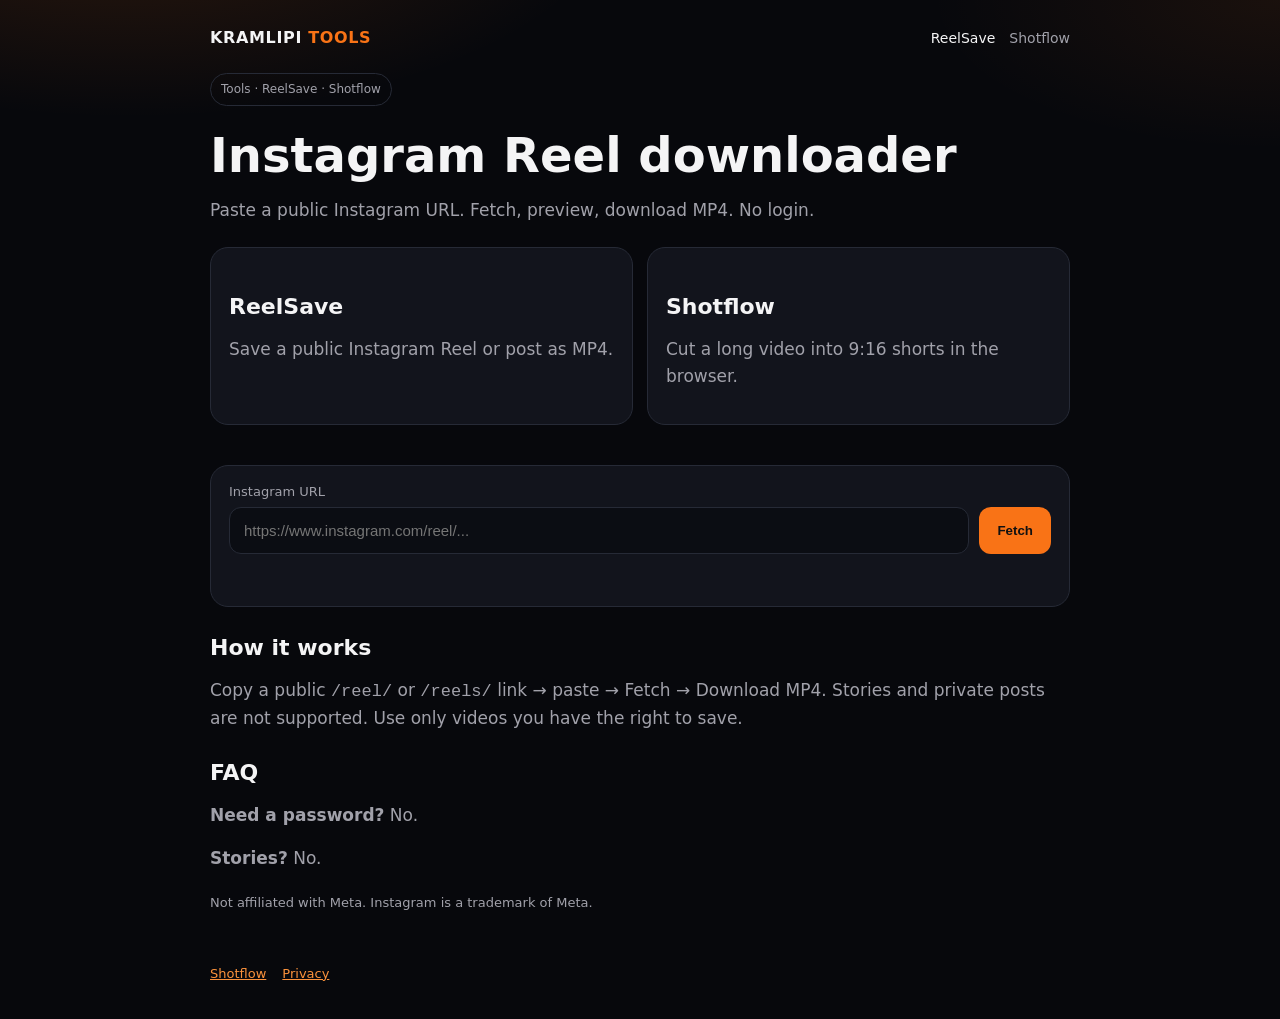
<file: index.html>
<!DOCTYPE html>
<html lang="en">
<head>
  <meta charset="utf-8" />
  <meta name="viewport" content="width=device-width, initial-scale=1" />
  <title>ReelSave — Instagram Reel Downloader | Kramlipi Tools</title>
  <meta name="description" content="Download a public Instagram Reel as MP4. Free Kramlipi tool next to Shotflow. No login. Paste a /reel/ URL you have the right to save." />
  <meta name="keywords" content="instagram video downloader, download instagram reel, save reel mp4, kramlipi tools, shotflow" />
  <meta name="robots" content="index, follow" />
  <meta name="theme-color" content="#07080c" />
  <link rel="canonical" href="https://reelsave.cluevion.workers.dev/" />
  <link rel="icon" href="favicon.svg" type="image/svg+xml" />
  <meta property="og:type" content="website" />
  <meta property="og:title" content="ReelSave — Instagram Reel Downloader" />
  <meta property="og:description" content="Paste a public Instagram Reel URL. Preview and save MP4. Part of Kramlipi tools with Shotflow." />
  <meta property="og:url" content="https://reelsave.cluevion.workers.dev/" />
  <meta name="twitter:card" content="summary" />
  <link rel="stylesheet" href="css/portal.css" />
  <script type="application/ld+json">
  {"@context":"https://schema.org","@type":"WebApplication","name":"ReelSave","url":"https://reelsave.cluevion.workers.dev/","applicationCategory":"MultimediaApplication","operatingSystem":"Web","isPartOf":{"@type":"WebSite","name":"Kramlipi Tools","url":"https://reelsave.cluevion.workers.dev/"},"offers":{"@type":"Offer","price":"0","priceCurrency":"USD"}}
  </script>
</head>
<body>
  <header>
    <a class="brand" href="/">KRAMLIPI <span>TOOLS</span></a>
    <nav>
      <a class="active" href="/">ReelSave</a>
      <a href="https://highlight-video.cluevion.workers.dev/">Shotflow</a>
    </nav>
  </header>
  <main>
    <p class="pill" style="display:inline-block;margin:18px 0 0">Tools · ReelSave · Shotflow</p>
    <h1>Instagram Reel downloader</h1>
    <p class="lede">Paste a public Instagram URL. Fetch, preview, download MP4. No login.</p>

    <section class="grid" aria-label="Kramlipi tools">
      <a class="card" href="/" style="text-decoration:none;color:inherit">
        <h2>ReelSave</h2>
        <p>Save a public Instagram Reel or post as MP4.</p>
      </a>
      <a class="card" href="https://highlight-video.cluevion.workers.dev/" style="text-decoration:none;color:inherit">
        <h2>Shotflow</h2>
        <p>Cut a long video into 9:16 shorts in the browser.</p>
      </a>
    </section>

    <form class="card" id="form">
      <label for="url">Instagram URL</label>
      <div class="row">
        <input id="url" name="url" type="url" required placeholder="https://www.instagram.com/reel/..." autocomplete="off" />
        <button type="submit" id="go">Fetch</button>
      </div>
      <p class="status" id="status"></p>
    </form>
    <section class="result card" id="result">
      <video id="player" controls playsinline hidden></video>
      <p class="caption" id="caption"></p>
      <div class="actions">
        <a id="download" href="#"><button type="button">Download MP4</button></a>
      </div>
    </section>

    <h2>How it works</h2>
    <p>Copy a public <code>/reel/</code> or <code>/reels/</code> link → paste → Fetch → Download MP4. Stories and private posts are not supported. Use only videos you have the right to save.</p>
    <h2>FAQ</h2>
    <p><strong>Need a password?</strong> No.</p>
    <p><strong>Stories?</strong> No.</p>
    <p class="note">Not affiliated with Meta. Instagram is a trademark of Meta.</p>
  </main>
  <footer>
    <a href="https://highlight-video.cluevion.workers.dev/">Shotflow</a>
    <a href="/privacy.html">Privacy</a>
  </footer>
  <script>
    const form = document.getElementById("form");
    const statusEl = document.getElementById("status");
    const result = document.getElementById("result");
    const player = document.getElementById("player");
    const caption = document.getElementById("caption");
    const download = document.getElementById("download");
    const go = document.getElementById("go");
    form.addEventListener("submit", async (e) => {
      e.preventDefault();
      statusEl.textContent = "";
      result.classList.remove("show");
      go.disabled = true;
      try {
        const res = await fetch("/api/resolve", {
          method: "POST",
          headers: { "Content-Type": "application/json" },
          body: JSON.stringify({ url: document.getElementById("url").value })
        });
        const data = await res.json();
        if (!res.ok) throw new Error(data.error || "Could not fetch that post");
        const video = data.videos[0];
        caption.textContent = data.caption || "Public Instagram video";
        player.hidden = false;
        player.src = "/api/stream?src=" + encodeURIComponent(video.url);
        download.href = "/api/download?src=" + encodeURIComponent(video.url) + "&name=reelsave-" + data.shortcode + ".mp4";
        result.classList.add("show");
      } catch (err) {
        statusEl.textContent = err.message || "Failed";
      } finally {
        go.disabled = false;
      }
    });
  </script>
</body>
</html>
</file>
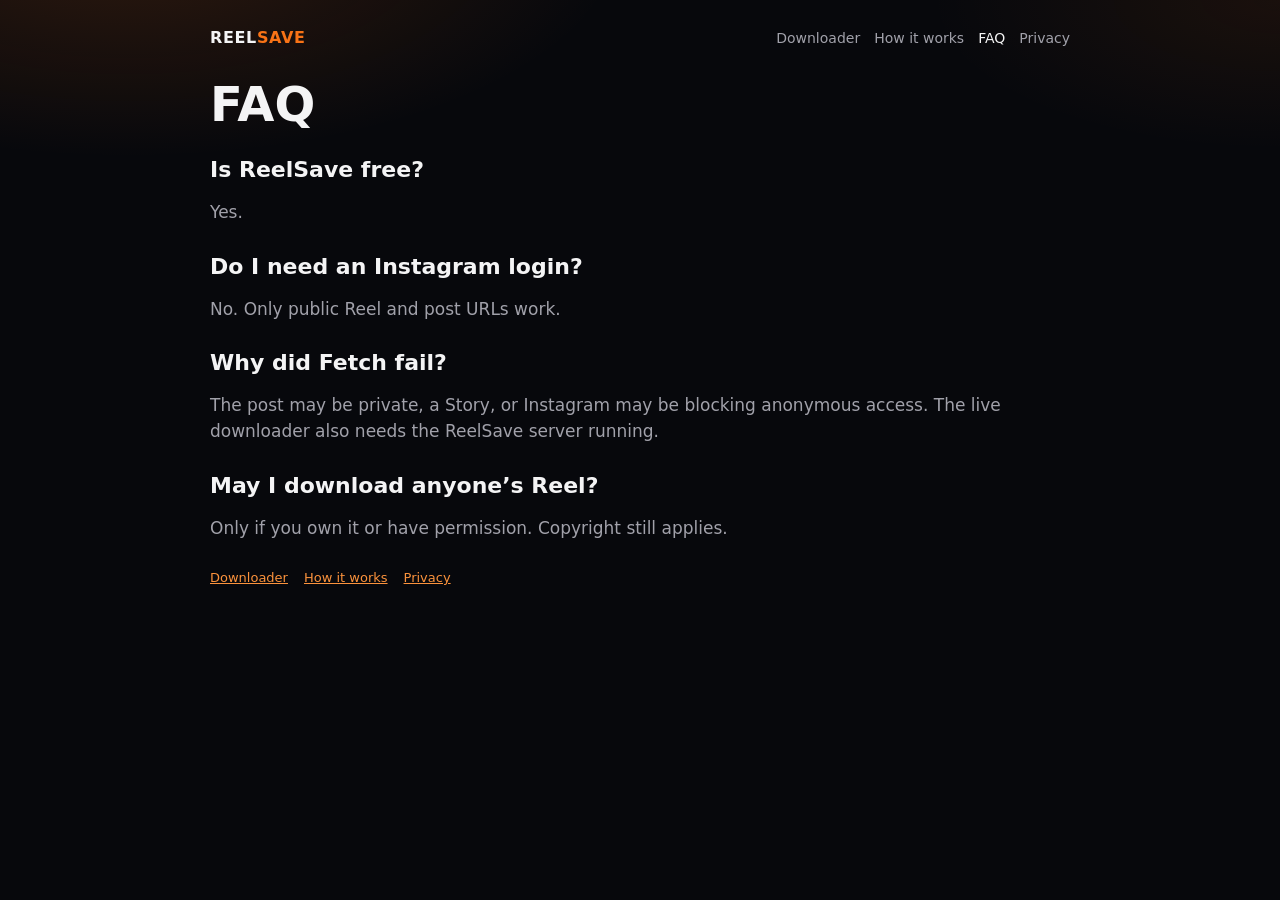
<file: faq.html>
<!DOCTYPE html>
<html lang="en">
<head>
  <meta charset="utf-8" />
  <meta name="viewport" content="width=device-width, initial-scale=1" />
  <title>Instagram Downloader FAQ | ReelSave</title>
  <meta name="description" content="Answers about downloading Instagram Reels, public URLs, MP4 files, login, Stories, and copyright." />
  <link rel="canonical" href="https://kramlipi.github.io/reelsave-portal/faq.html" />
  <link rel="icon" type="image/svg+xml" href="favicon.svg" />
  <link rel="stylesheet" href="css/portal.css" />
  <script type="application/ld+json">
  {
    "@context": "https://schema.org",
    "@type": "FAQPage",
    "mainEntity": [
      {
        "@type": "Question",
        "name": "Is ReelSave free?",
        "acceptedAnswer": { "@type": "Answer", "text": "Yes. The downloader is free to use." }
      },
      {
        "@type": "Question",
        "name": "Do I need to log in to Instagram?",
        "acceptedAnswer": { "@type": "Answer", "text": "No. ReelSave does not collect Instagram passwords. Only public posts work." }
      },
      {
        "@type": "Question",
        "name": "Can I download Stories?",
        "acceptedAnswer": { "@type": "Answer", "text": "No. Stories and private accounts are not supported." }
      }
    ]
  }
  </script>
</head>
<body>
  <header>
    <a class="brand" href="./">REEL<span>SAVE</span></a>
    <nav>
      <a href="./">Downloader</a>
      <a href="./how-it-works.html">How it works</a>
      <a class="active" href="./faq.html">FAQ</a>
      <a href="./privacy.html">Privacy</a>
    </nav>
  </header>
  <main>
    <h1>FAQ</h1>
    <h2>Is ReelSave free?</h2>
    <p>Yes.</p>
    <h2>Do I need an Instagram login?</h2>
    <p>No. Only public Reel and post URLs work.</p>
    <h2>Why did Fetch fail?</h2>
    <p>The post may be private, a Story, or Instagram may be blocking anonymous access. The live downloader also needs the ReelSave server running.</p>
    <h2>May I download anyone’s Reel?</h2>
    <p>Only if you own it or have permission. Copyright still applies.</p>
  </main>
  <footer>
    <a href="./">Downloader</a>
    <a href="./how-it-works.html">How it works</a>
    <a href="./privacy.html">Privacy</a>
  </footer>
</body>
</html>
</file>
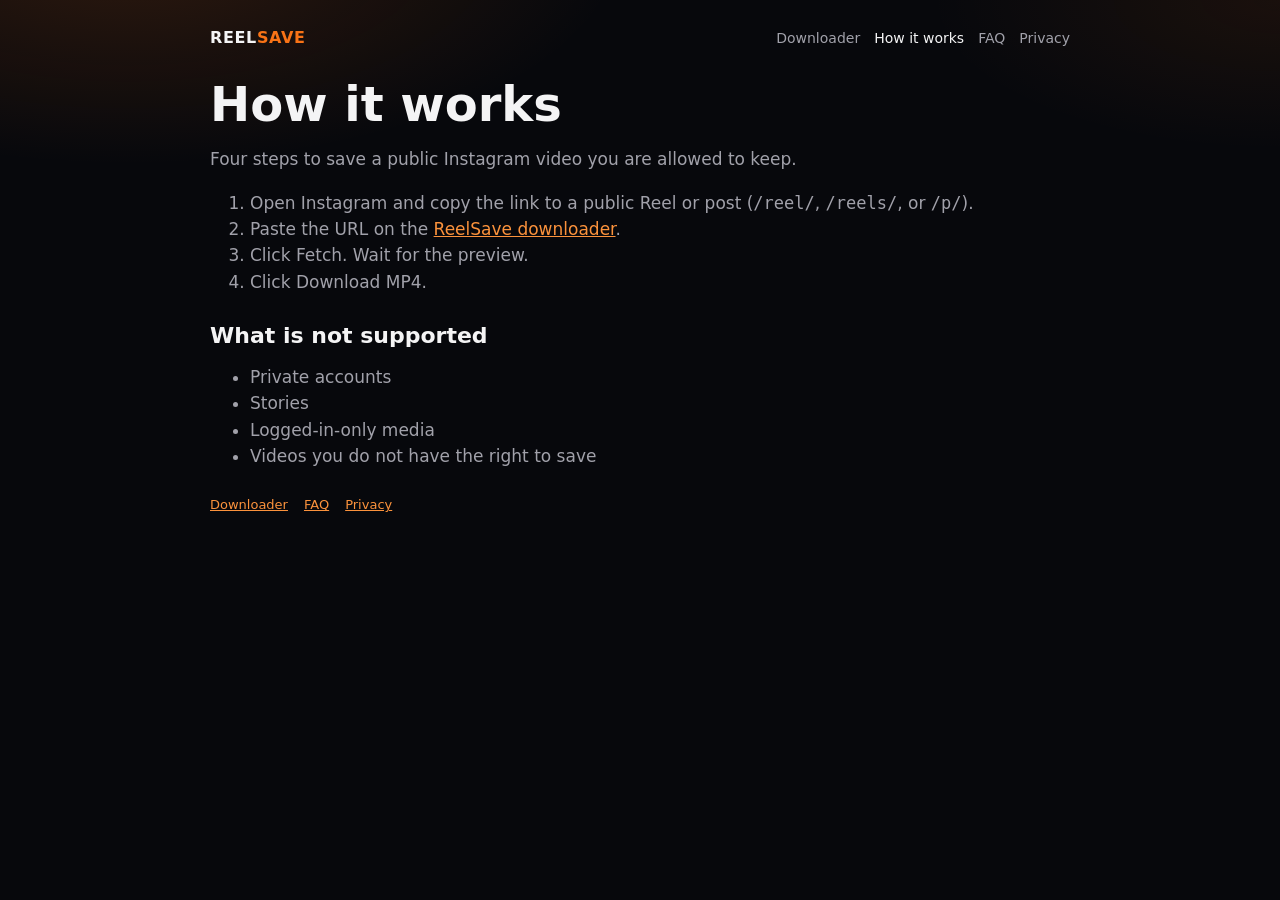
<file: how-it-works.html>
<!DOCTYPE html>
<html lang="en">
<head>
  <meta charset="utf-8" />
  <meta name="viewport" content="width=device-width, initial-scale=1" />
  <title>How to Download an Instagram Reel as MP4 | ReelSave</title>
  <meta name="description" content="Step-by-step: copy a public Instagram Reel URL, paste it into ReelSave, preview the video, and download an MP4." />
  <link rel="canonical" href="https://kramlipi.github.io/reelsave-portal/how-it-works.html" />
  <link rel="icon" type="image/svg+xml" href="favicon.svg" />
  <link rel="stylesheet" href="css/portal.css" />
</head>
<body>
  <header>
    <a class="brand" href="./">REEL<span>SAVE</span></a>
    <nav>
      <a href="./">Downloader</a>
      <a class="active" href="./how-it-works.html">How it works</a>
      <a href="./faq.html">FAQ</a>
      <a href="./privacy.html">Privacy</a>
    </nav>
  </header>
  <main>
    <h1>How it works</h1>
    <p class="lede">Four steps to save a public Instagram video you are allowed to keep.</p>
    <ol>
      <li>Open Instagram and copy the link to a public Reel or post (<code>/reel/</code>, <code>/reels/</code>, or <code>/p/</code>).</li>
      <li>Paste the URL on the <a href="./">ReelSave downloader</a>.</li>
      <li>Click Fetch. Wait for the preview.</li>
      <li>Click Download MP4.</li>
    </ol>
    <h2>What is not supported</h2>
    <ul>
      <li>Private accounts</li>
      <li>Stories</li>
      <li>Logged-in-only media</li>
      <li>Videos you do not have the right to save</li>
    </ul>
  </main>
  <footer>
    <a href="./">Downloader</a>
    <a href="./faq.html">FAQ</a>
    <a href="./privacy.html">Privacy</a>
  </footer>
</body>
</html>
</file>
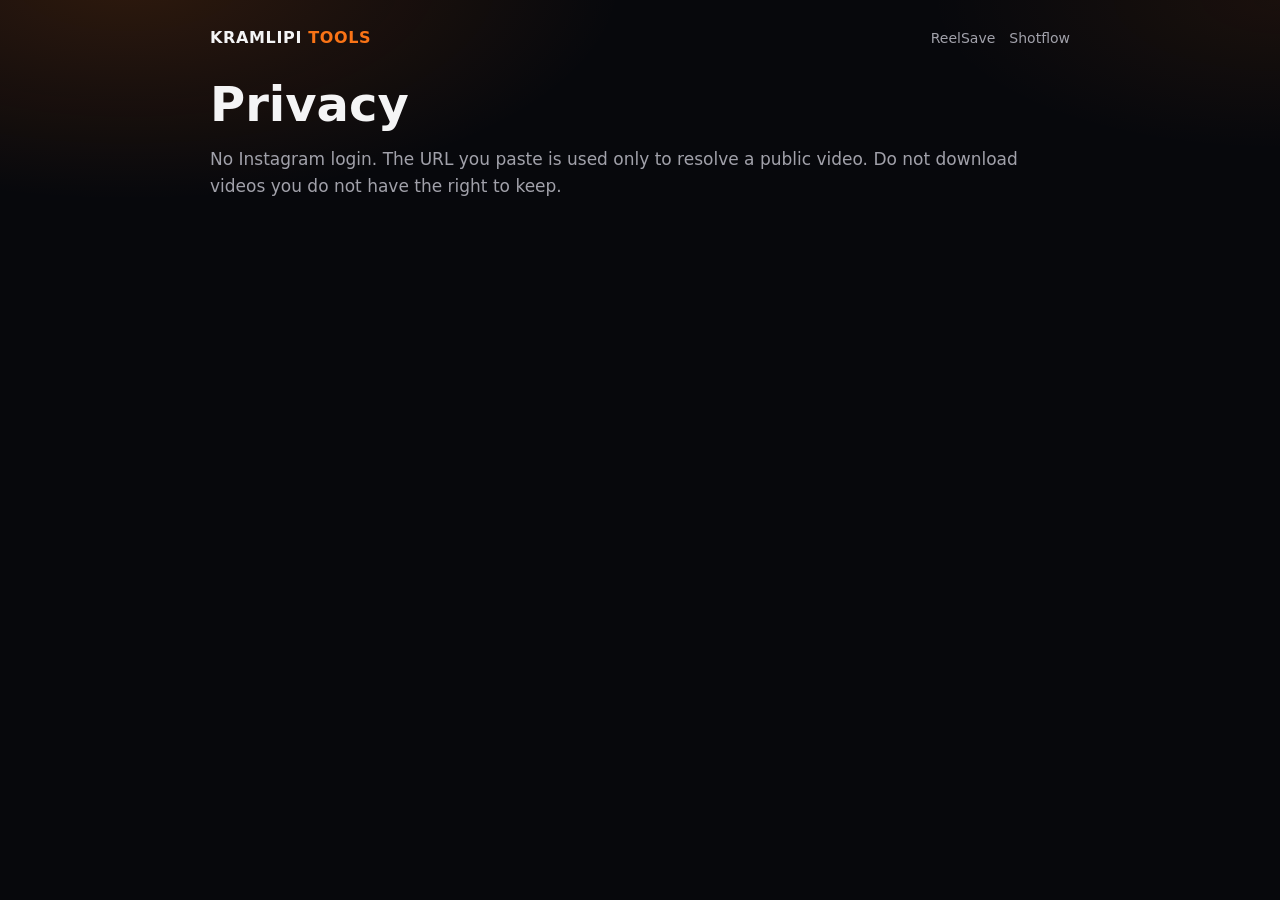
<file: privacy.html>
<!DOCTYPE html>
<html lang="en">
<head>
  <meta charset="utf-8" />
  <meta name="viewport" content="width=device-width, initial-scale=1" />
  <title>Privacy — ReelSave</title>
  <meta name="description" content="ReelSave does not ask for Instagram passwords. URLs are used only to fetch a public video." />
  <link rel="canonical" href="https://reelsave.cluevion.workers.dev/privacy.html" />
  <link rel="stylesheet" href="css/portal.css" />
</head>
<body>
  <header>
    <a class="brand" href="/">KRAMLIPI <span>TOOLS</span></a>
    <nav>
      <a href="/">ReelSave</a>
      <a href="https://highlight-video.cluevion.workers.dev/">Shotflow</a>
    </nav>
  </header>
  <main>
    <h1>Privacy</h1>
    <p>No Instagram login. The URL you paste is used only to resolve a public video. Do not download videos you do not have the right to keep.</p>
  </main>
</body>
</html>
</file>
<file: css/portal.css>
:root {
  --bg: #07080c;
  --card: #12141c;
  --line: #262a36;
  --text: #f4f4f5;
  --muted: #a1a1aa;
  --accent: #f97316;
  --accent-2: #fb923c;
}
* { box-sizing: border-box; }
html, body { margin: 0; min-height: 100%; background: var(--bg); color: var(--text); font-family: Inter, ui-sans-serif, system-ui, sans-serif; }
body {
  background:
    radial-gradient(900px 400px at 10% -10%, rgba(249, 115, 22, 0.16), transparent 55%),
    radial-gradient(700px 300px at 100% 0%, rgba(249, 115, 22, 0.08), transparent 50%),
    var(--bg);
}
a { color: var(--accent-2); }
header, main, footer { width: min(860px, calc(100% - 32px)); margin: 0 auto; }
header { padding: 28px 0 8px; display: flex; justify-content: space-between; align-items: center; gap: 12px; flex-wrap: wrap; }
nav { display: flex; gap: 14px; flex-wrap: wrap; font-size: 14px; }
nav a { color: var(--muted); text-decoration: none; }
nav a:hover, nav a.active { color: var(--text); }
.brand { font-weight: 800; letter-spacing: 0.04em; text-decoration: none; color: var(--text); }
.brand span { color: var(--accent); }
.pill { font-size: 12px; color: var(--muted); border: 1px solid var(--line); padding: 6px 10px; border-radius: 999px; }
h1 { font-size: clamp(32px, 5vw, 48px); line-height: 1.05; margin: 24px 0 12px; }
h2 { font-size: 22px; margin: 28px 0 10px; }
.lede, p, li { color: var(--muted); font-size: 17px; line-height: 1.55; }
.card { background: var(--card); border: 1px solid var(--line); border-radius: 18px; padding: 18px; }
label { display: block; font-size: 13px; color: var(--muted); margin-bottom: 8px; }
.row { display: flex; gap: 10px; }
input {
  flex: 1; background: #0b0d13; color: var(--text); border: 1px solid var(--line);
  border-radius: 12px; padding: 14px 14px; font-size: 15px;
}
input:focus { outline: 2px solid rgba(249,115,22,0.45); border-color: var(--accent); }
button {
  background: var(--accent); color: #111; border: 0; border-radius: 12px;
  padding: 14px 18px; font-weight: 700; cursor: pointer;
}
button:disabled { opacity: 0.55; cursor: wait; }
.ghost { background: transparent; color: var(--text); border: 1px solid var(--line); }
.status { min-height: 22px; margin: 12px 0 0; color: #fca5a5; font-size: 14px; }
.result { margin-top: 18px; display: none; }
.result.show { display: block; }
video, img { width: 100%; border-radius: 12px; background: #000; max-height: 420px; object-fit: contain; }
.caption { color: var(--muted); font-size: 14px; margin: 12px 0; }
.actions { display: flex; gap: 10px; flex-wrap: wrap; }
.note { margin: 22px 0 40px; color: var(--muted); font-size: 13px; line-height: 1.55; }
footer { padding: 12px 0 40px; color: var(--muted); font-size: 13px; display: flex; gap: 16px; flex-wrap: wrap; }
.grid { display: grid; gap: 14px; margin: 24px 0 40px; }
@media (min-width: 700px) { .grid { grid-template-columns: 1fr 1fr; } }
article.card h2 { margin-top: 0; }
</file>
